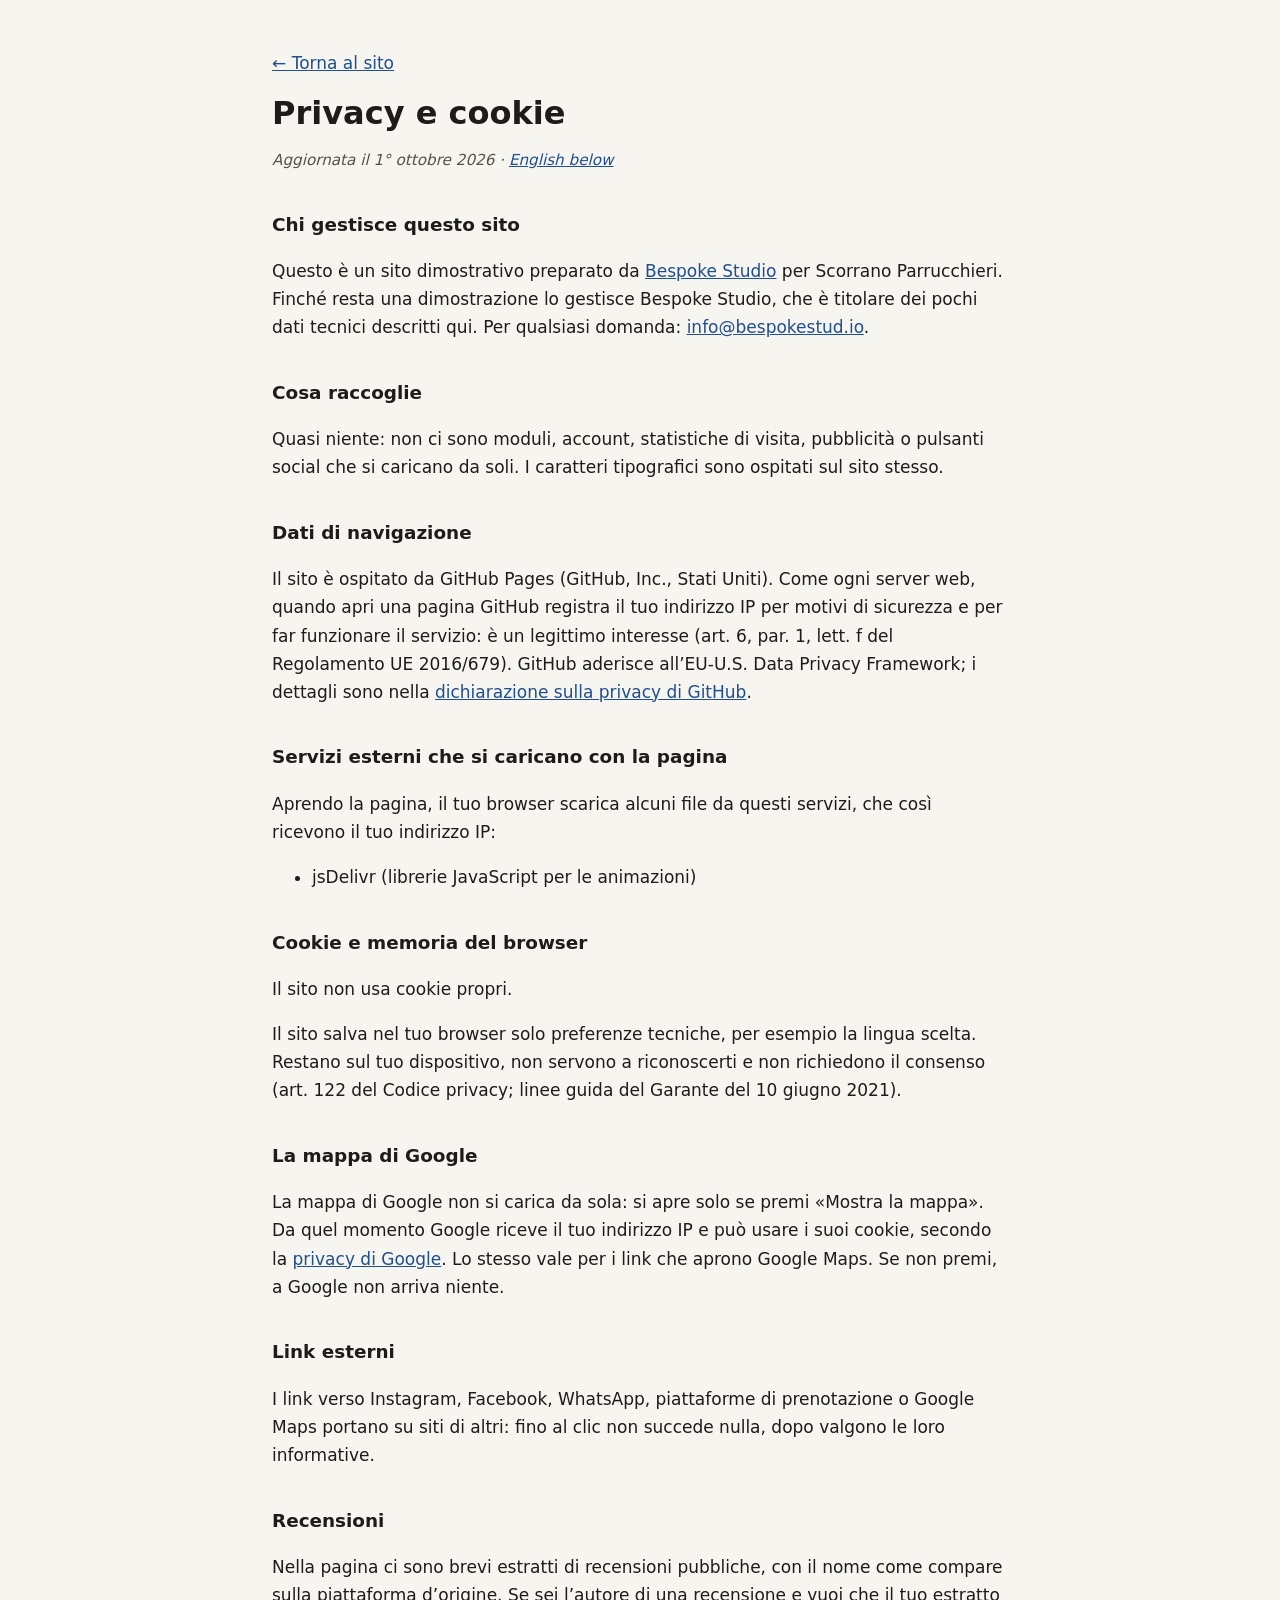
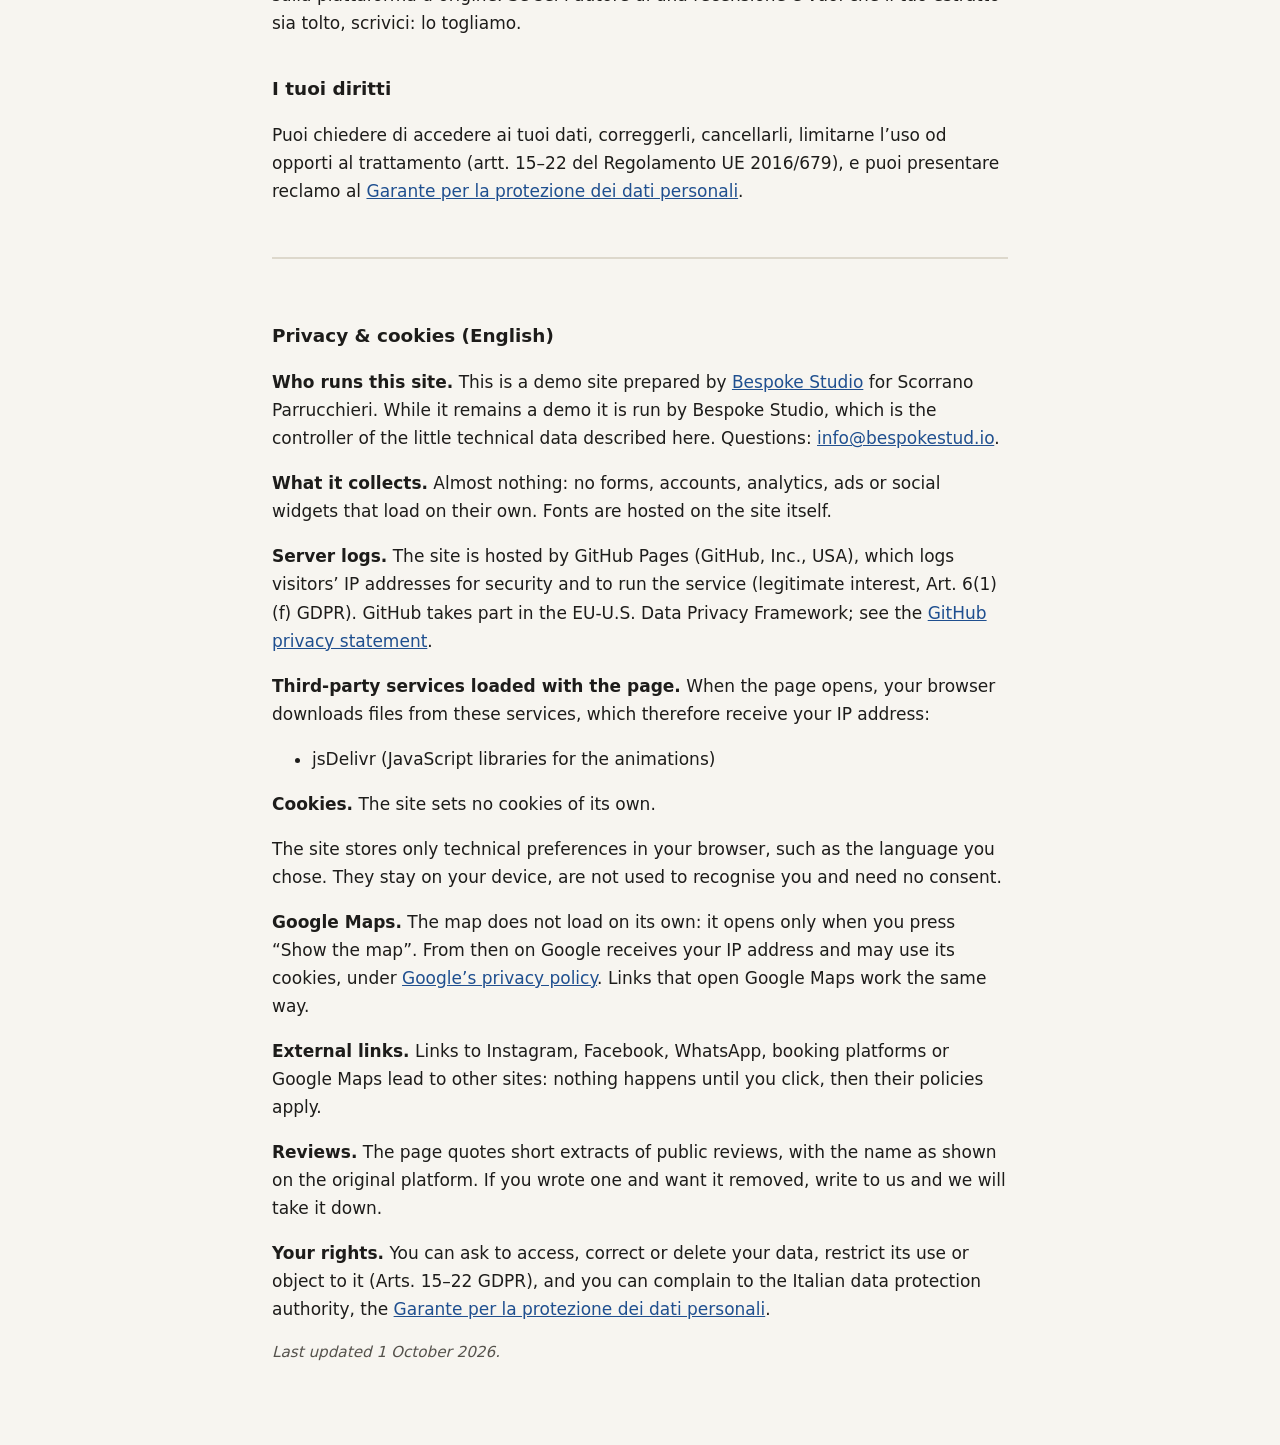
<file: privacy.html>
<!DOCTYPE html>
<html lang="it">
<head>
  <meta charset="UTF-8">
  <meta name="viewport" content="width=device-width, initial-scale=1.0">
  <meta name="robots" content="noindex">
  <title>Privacy e cookie · Scorrano Parrucchieri</title>
  <meta name="description" content="Informativa privacy e cookie del sito Scorrano Parrucchieri.">
  <style>
    body { margin: 0; background: #f7f5f0; color: #1d1c1a; font: 17px/1.65 system-ui, -apple-system, "Segoe UI", Roboto, sans-serif; }
    main { max-width: 46rem; margin: 0 auto; padding: 32px 20px 64px; }
    h1 { font-size: 2rem; line-height: 1.2; margin: 0.4em 0 0.2em; }
    h2 { font-size: 1.15rem; margin: 2em 0 0.4em; }
    a { color: #1f4f8f; }
    .data { color: #55524c; font-style: italic; font-size: 0.95rem; }
    .en { margin-top: 3em; padding-top: 1.5em; border-top: 2px solid #ddd8cc; }
    code { font-size: 0.9em; background: #ebe7dc; padding: 0 4px; border-radius: 3px; }
  </style>
</head>
<body>
<main>
  <p><a href="index.html">← Torna al sito</a></p>
  <h1>Privacy e cookie</h1>
  <p class="data">Aggiornata il 1° ottobre 2026 · <a href="#english" lang="en">English below</a></p>
  <h2>Chi gestisce questo sito</h2>
  <p>Questo è un sito dimostrativo preparato da <a href="https://bespokestud.io" rel="noopener">Bespoke Studio</a> per Scorrano Parrucchieri. Finché resta una dimostrazione lo gestisce Bespoke Studio, che è titolare dei pochi dati tecnici descritti qui. Per qualsiasi domanda: <a href="mailto:info@bespokestud.io">info@bespokestud.io</a>.</p>
  <h2>Cosa raccoglie</h2>
  <p>Quasi niente: non ci sono moduli, account, statistiche di visita, pubblicità o pulsanti social che si caricano da soli. I caratteri tipografici sono ospitati sul sito stesso.</p>
  <h2>Dati di navigazione</h2>
  <p>Il sito è ospitato da GitHub Pages (GitHub, Inc., Stati Uniti). Come ogni server web, quando apri una pagina GitHub registra il tuo indirizzo IP per motivi di sicurezza e per far funzionare il servizio: è un legittimo interesse (art. 6, par. 1, lett. f del Regolamento UE 2016/679). GitHub aderisce all’EU-U.S. Data Privacy Framework; i dettagli sono nella <a href="https://docs.github.com/site-policy/privacy-policies/github-general-privacy-statement" rel="noopener">dichiarazione sulla privacy di GitHub</a>.</p>
  <h2>Servizi esterni che si caricano con la pagina</h2>
  <p>Aprendo la pagina, il tuo browser scarica alcuni file da questi servizi, che così ricevono il tuo indirizzo IP:</p>
  <ul><li>jsDelivr (librerie JavaScript per le animazioni)</li></ul>
  <h2>Cookie e memoria del browser</h2>
  <p>Il sito non usa cookie propri.</p>
  <p>Il sito salva nel tuo browser solo preferenze tecniche, per esempio la lingua scelta. Restano sul tuo dispositivo, non servono a riconoscerti e non richiedono il consenso (art. 122 del Codice privacy; linee guida del Garante del 10 giugno 2021).</p>
  <h2>La mappa di Google</h2>
  <p>La mappa di Google non si carica da sola: si apre solo se premi «Mostra la mappa». Da quel momento Google riceve il tuo indirizzo IP e può usare i suoi cookie, secondo la <a href="https://policies.google.com/privacy?hl=it" rel="noopener">privacy di Google</a>. Lo stesso vale per i link che aprono Google Maps. Se non premi, a Google non arriva niente.</p>
  <h2>Link esterni</h2>
  <p>I link verso Instagram, Facebook, WhatsApp, piattaforme di prenotazione o Google Maps portano su siti di altri: fino al clic non succede nulla, dopo valgono le loro informative.</p>
  <h2>Recensioni</h2>
  <p>Nella pagina ci sono brevi estratti di recensioni pubbliche, con il nome come compare sulla piattaforma d’origine. Se sei l’autore di una recensione e vuoi che il tuo estratto sia tolto, scrivici: lo togliamo.</p>
  <h2>I tuoi diritti</h2>
  <p>Puoi chiedere di accedere ai tuoi dati, correggerli, cancellarli, limitarne l’uso od opporti al trattamento (artt. 15–22 del Regolamento UE 2016/679), e puoi presentare reclamo al <a href="https://www.garanteprivacy.it" rel="noopener">Garante per la protezione dei dati personali</a>.</p>
  <div class="en" id="english" lang="en">
    <h2>Privacy &amp; cookies (English)</h2>
    <p><strong>Who runs this site.</strong> This is a demo site prepared by <a href="https://bespokestud.io" rel="noopener">Bespoke Studio</a> for Scorrano Parrucchieri. While it remains a demo it is run by Bespoke Studio, which is the controller of the little technical data described here. Questions: <a href="mailto:info@bespokestud.io">info@bespokestud.io</a>.</p>
    <p><strong>What it collects.</strong> Almost nothing: no forms, accounts, analytics, ads or social widgets that load on their own. Fonts are hosted on the site itself.</p>
    <p><strong>Server logs.</strong> The site is hosted by GitHub Pages (GitHub, Inc., USA), which logs visitors’ IP addresses for security and to run the service (legitimate interest, Art. 6(1)(f) GDPR). GitHub takes part in the EU-U.S. Data Privacy Framework; see the <a href="https://docs.github.com/site-policy/privacy-policies/github-general-privacy-statement" rel="noopener">GitHub privacy statement</a>.</p>
    <p><strong>Third-party services loaded with the page.</strong> When the page opens, your browser downloads files from these services, which therefore receive your IP address:</p><ul><li>jsDelivr (JavaScript libraries for the animations)</li></ul>
    <p><strong>Cookies.</strong> The site sets no cookies of its own.</p>
    <p>The site stores only technical preferences in your browser, such as the language you chose. They stay on your device, are not used to recognise you and need no consent.</p>
    <p><strong>Google Maps.</strong> The map does not load on its own: it opens only when you press “Show the map”. From then on Google receives your IP address and may use its cookies, under <a href="https://policies.google.com/privacy?hl=en" rel="noopener">Google’s privacy policy</a>. Links that open Google Maps work the same way.</p>
    <p><strong>External links.</strong> Links to Instagram, Facebook, WhatsApp, booking platforms or Google Maps lead to other sites: nothing happens until you click, then their policies apply.</p>
    <p><strong>Reviews.</strong> The page quotes short extracts of public reviews, with the name as shown on the original platform. If you wrote one and want it removed, write to us and we will take it down.</p>
    <p><strong>Your rights.</strong> You can ask to access, correct or delete your data, restrict its use or object to it (Arts. 15–22 GDPR), and you can complain to the Italian data protection authority, the <a href="https://www.garanteprivacy.it" rel="noopener">Garante per la protezione dei dati personali</a>.</p>
    <p class="data">Last updated 1 October 2026.</p>
  </div>
</main>
</body>
</html>
</file>
